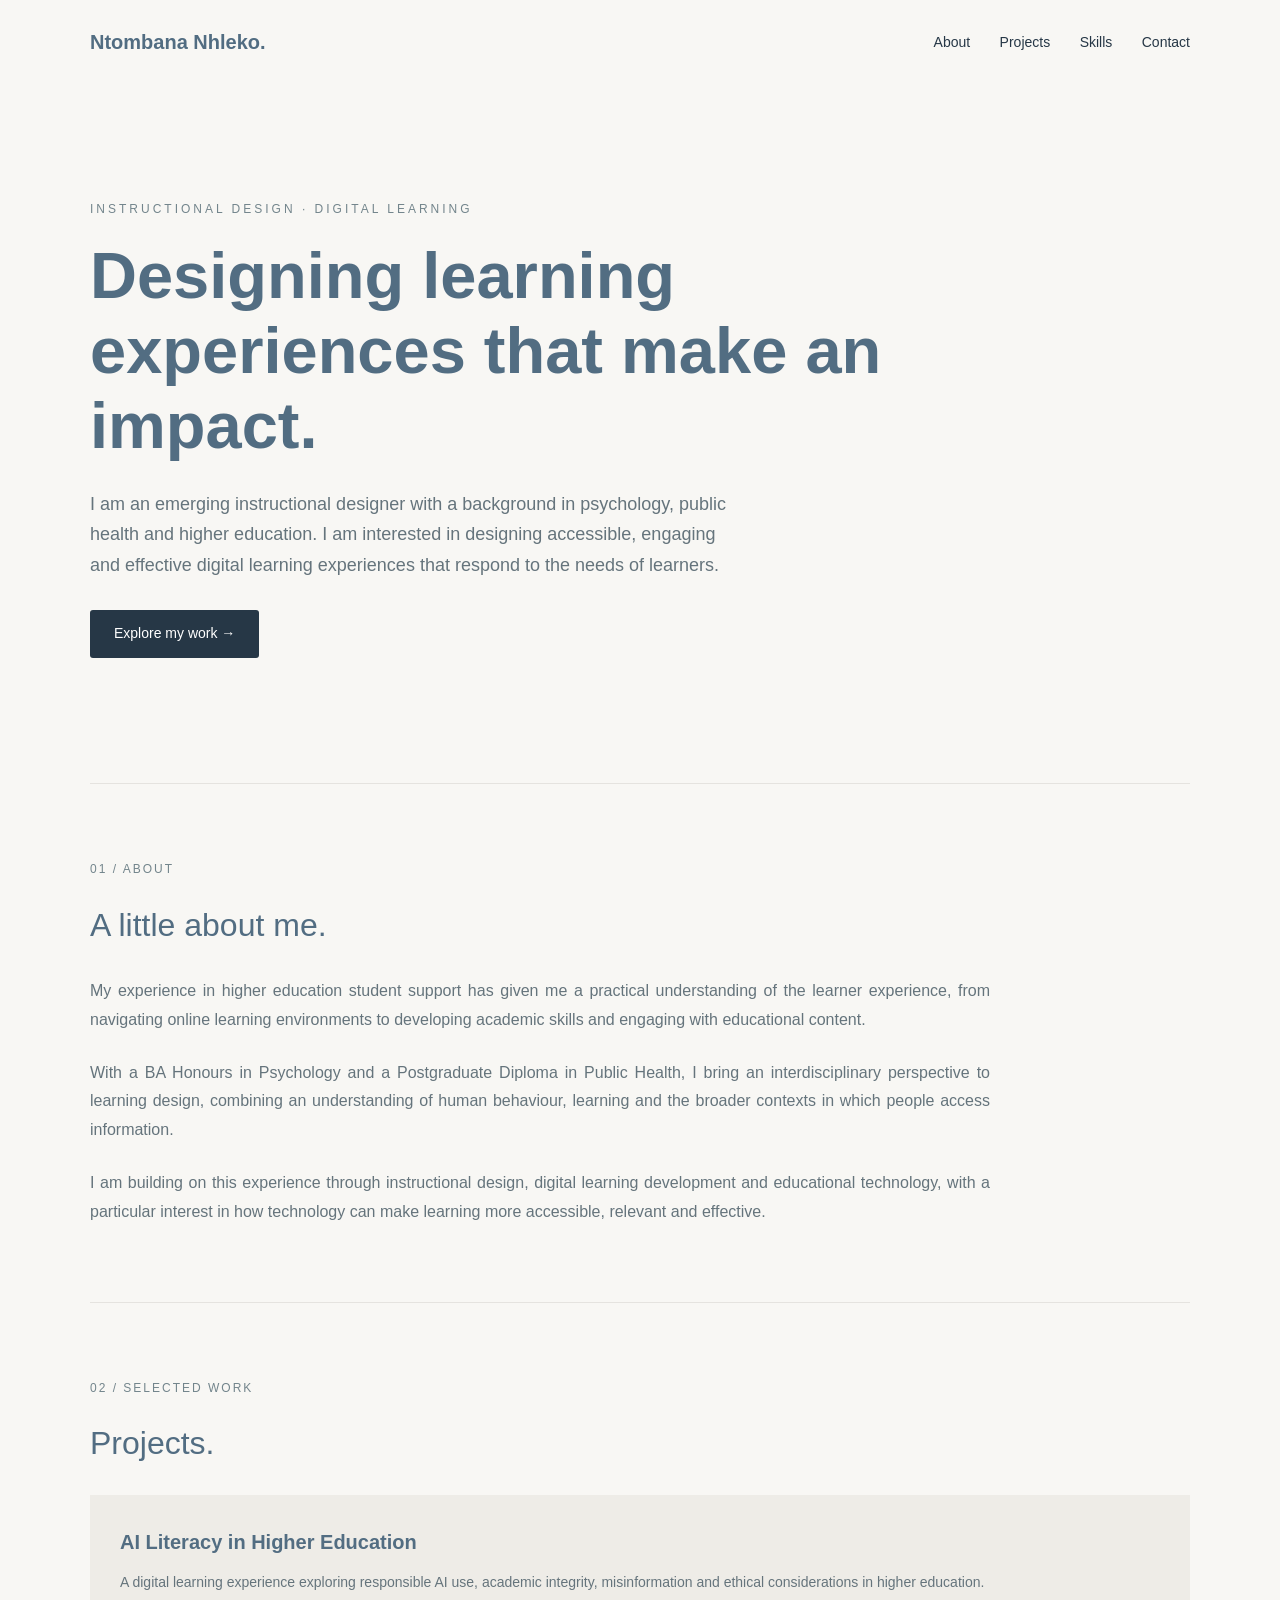
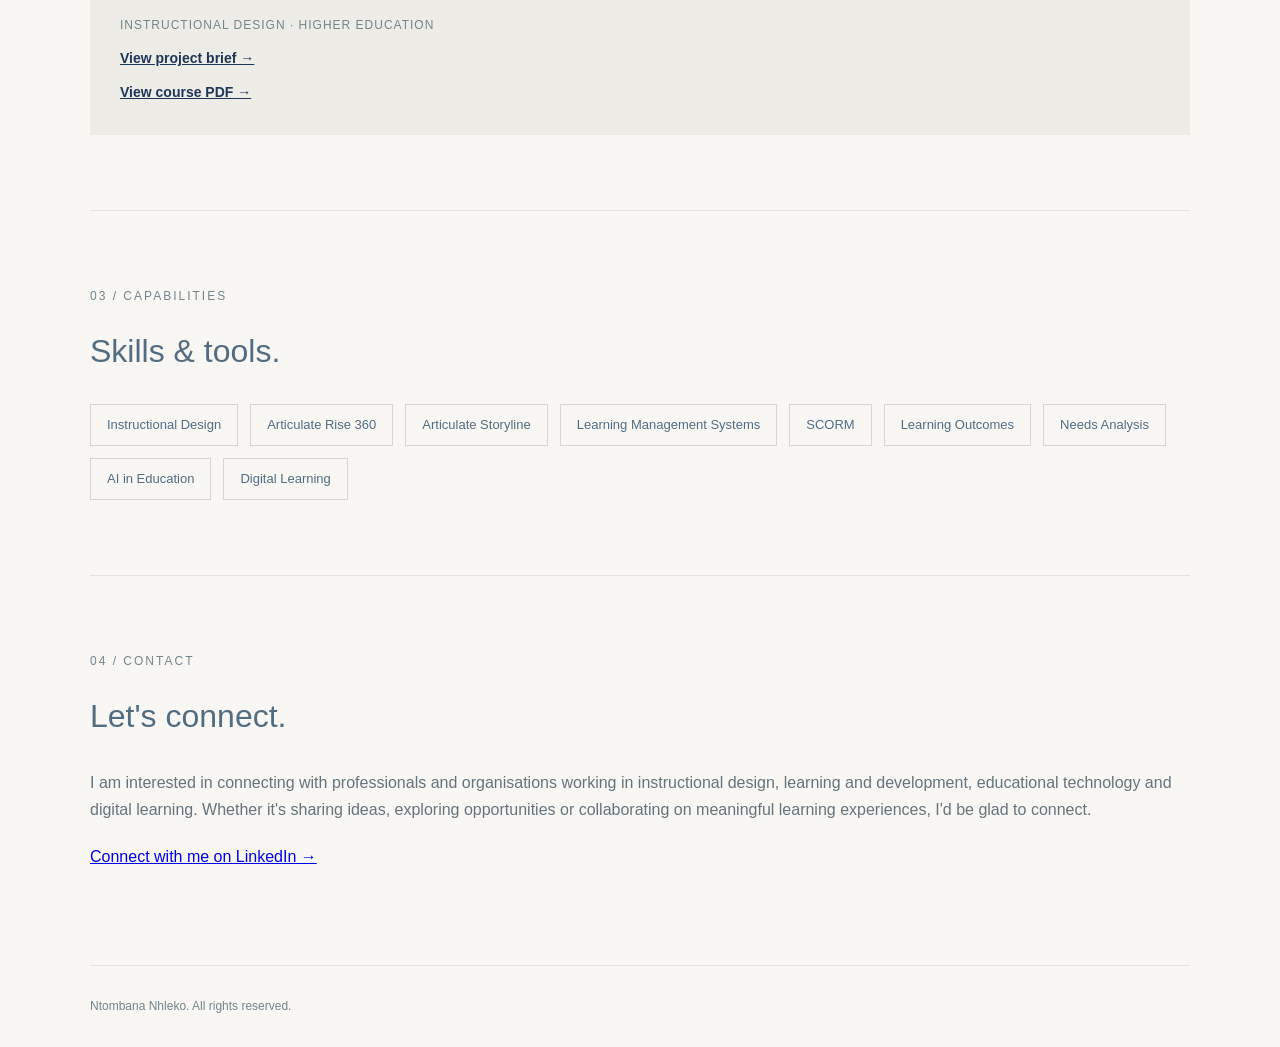
<file: index.html>
<!DOCTYPE html>
<html lang="en">
<head>
    <meta charset="UTF-8">
    <meta name="viewport" content="width=device-width, initial-scale=1.0">
    <title>Ntombana Nhleko \| Instructional Designer</title>
    <meta name="description" content="Instructional design, digital learning and educational technology portfolio.">

    <style>
        * {
            margin: 0;
            padding: 0;
            box-sizing: border-box;
        }

        html {
            scroll-behavior: smooth;
        }

        body {
            font-family: Arial, sans-serif;
            background: #f8f7f4;
            color: #526D82;
            line-height: 1.7;
        }

        .container {
            width: 88%;
            max-width: 1100px;
            margin: auto;
        }

        nav {
            display: flex;
            justify-content: space-between;
            align-items: center;
            padding: 25px 0;
        }

        .logo {
            font-size: 20px;
            font-weight: bold;
        }

        nav a {
            text-decoration: none;
            color: #263746;
            margin-left: 25px;
            font-size: 14px;
        }

        .hero {
            padding: 115px 0 125px;
            max-width: 900px;
        }

        .eyebrow {
            text-transform: uppercase;
            letter-spacing: 3px;
            font-size: 12px;
            color: #73858c;
            margin-bottom: 20px;
        }

        h1 {
            font-size: clamp(38px, 6vw, 65px);
            line-height: 1.15;
            margin-bottom: 25px;
            font-weight: 600;
        }

        .hero p {
            font-size: 18px;
            color: #65747c;
            max-width: 650px;
            margin-bottom: 30px;
        }

        .button {
            display: inline-block;
            background: #263746;
            color: white;
            padding: 12px 24px;
            text-decoration: none;
            font-size: 14px;
            border-radius: 3px;
        }

        section {
            padding: 75px 0;
            border-top: 1px solid #e5e3df;
        }

        .section-label {
            font-size: 12px;
            text-transform: uppercase;
            letter-spacing: 2px;
            color: #73858c;
            margin-bottom: 18px;
        }

        h2 {
            font-size: 32px;
            margin-bottom: 25px;
            font-weight: 500;
        }

        .about-text {
     max-width: 900px;
    color: #65747c;
    text-align: justify;
}

.about-text p {
    line-height: 1.8;
    margin-bottom: 24px;
}

.about-text p:last-child {
    margin-bottom: 0;
}
        .projects {
            display: grid;
            grid-template-columns: repeat(2, 1fr);
            gap: 25px;
        }

        .project {
            background: #eeece7;
            padding: 30px;
            min-height: 220px;
        }

        .project h3 {
            margin-bottom: 12px;
            font-size: 20px;
        }

        .project p {
            color: #65747c;
            font-size: 14px;
            text-align: justify;
        }

        .project span {
            display: inline-block;
            margin-top: 20px;
            font-size: 12px;
            color: #73858c;
            text-transform: uppercase;
            letter-spacing: 1px;
        }

.project a {
    display: inline-block;
    margin-top: 10px;
    color: #1d3557;
    font-weight: 600;
    text-decoration: underline;
}

.project a:hover {
    color: #457b9d;
}
        .skills {
            display: flex;
            flex-wrap: wrap;
            gap: 12px;
        }

        .skill {
            border: 1px solid #d7d6d1;
            padding: 9px 16px;
            font-size: 13px;
        }

        .contact p {
            color: #65747c;
            margin-bottom: 20px;
        }

        footer {
            padding: 30px 0;
            border-top: 1px solid #e5e3df;
            color: #73858c;
            font-size: 12px;
        }

        @media (max-width: 650px) {
            nav {
                align-items: flex-start;
                gap: 15px;
                flex-direction: column;
            }

            nav a {
                margin-left: 0;
                margin-right: 15px;
            }

            .hero {
                padding: 75px 0;
            }

            .projects {
                grid-template-columns: 1fr;
            }
        }
    </style>
</head>

<body>

    <div class="container">

        <nav>
            <div class="logo">Ntombana Nhleko.</div>
            <div>
                <a href="#about">About</a>
                <a href="#work">Projects</a>
                <a href="#skills">Skills</a>
                <a href="#contact">Contact</a>
            </div>
        </nav>

        <header class="hero">
            <div class="eyebrow">Instructional Design · Digital Learning</div>

            <h1>Designing learning experiences that make an impact.</h1>

            <p>
               I am an emerging instructional designer with a background in psychology, public health and higher education. I am interested in designing accessible, engaging and effective digital learning experiences that respond to the needs of learners.
            </p>

            <a href="#work" class="button">Explore my work →</a>
        </header>

        <section id="about">
            <div class="section-label">01 / About</div>

            <h2>A little about me.</h2>

            <div class="about-text">
                <p>
    My experience in higher education student support has given me
    a practical understanding of the learner experience, from
    navigating online learning environments to developing academic
    skills and engaging with educational content.
</p>

<p>
    With a BA Honours in Psychology and a Postgraduate Diploma in
    Public Health, I bring an interdisciplinary perspective to
    learning design, combining an understanding of human behaviour,
    learning and the broader contexts in which people access information.
</p>

<p>
    I am building on this experience through instructional design,
    digital learning development and educational technology, with
    a particular interest in how technology can make learning more
    accessible, relevant and effective.
</p>
            </div>
        </section>

        <section id="work">
            <div class="section-label">02 / Selected work</div>

            <h2>Projects.</h2>

            <div class="project">
    <h3>AI Literacy in Higher Education</h3>
    <p>
        A digital learning experience exploring responsible AI use,
        academic integrity, misinformation and ethical considerations
        in higher education.
    </p>
    <span>Instructional Design · Higher Education</span>
    <p>
        <a href="courses/ai-literacy/ AI-Literacy-Course-Brief.pdf" target="_blank" rel="noopener noreferrer">View project brief →</a><br>
        <a href="courses/ai-literacy/AI-Literacy-Course.pdf" target="_blank" rel="noopener noreferrer">View course PDF →</a>
    </p>
</div>

        </section>

        <section id="skills">
            <div class="section-label">03 / Capabilities</div>

            <h2>Skills & tools.</h2>

            <div class="skills">
                <span class="skill">Instructional Design</span>
                <span class="skill">Articulate Rise 360</span>
                <span class="skill">Articulate Storyline</span>
                <span class="skill">Learning Management Systems</span>
                <span class="skill">SCORM</span>
                <span class="skill">Learning Outcomes</span>
                <span class="skill">Needs Analysis</span>
                <span class="skill">AI in Education</span>
                <span class="skill">Digital Learning</span>
            </div>
        </section>

        <section id="contact" class="contact">
            <div class="section-label">04 / Contact</div>

            <h2>Let's connect.</h2>

            <p>
                I am interested in connecting with professionals and organisations
working in instructional design, learning and development,
educational technology and digital learning.

Whether it's sharing ideas, exploring opportunities or
collaborating on meaningful learning experiences, I'd be glad to connect.
            </p>
            
            <p>
    <a href="https://www.linkedin.com/in/ntombana-nqobile-n-19a044164/" target="_blank" rel="noopener noreferrer">
        Connect with me on LinkedIn →
    </a>
</p>

        </section>

        <footer>
            Ntombana Nhleko. All rights reserved.
        </footer>

    </div>

</body>
</html>
</file>
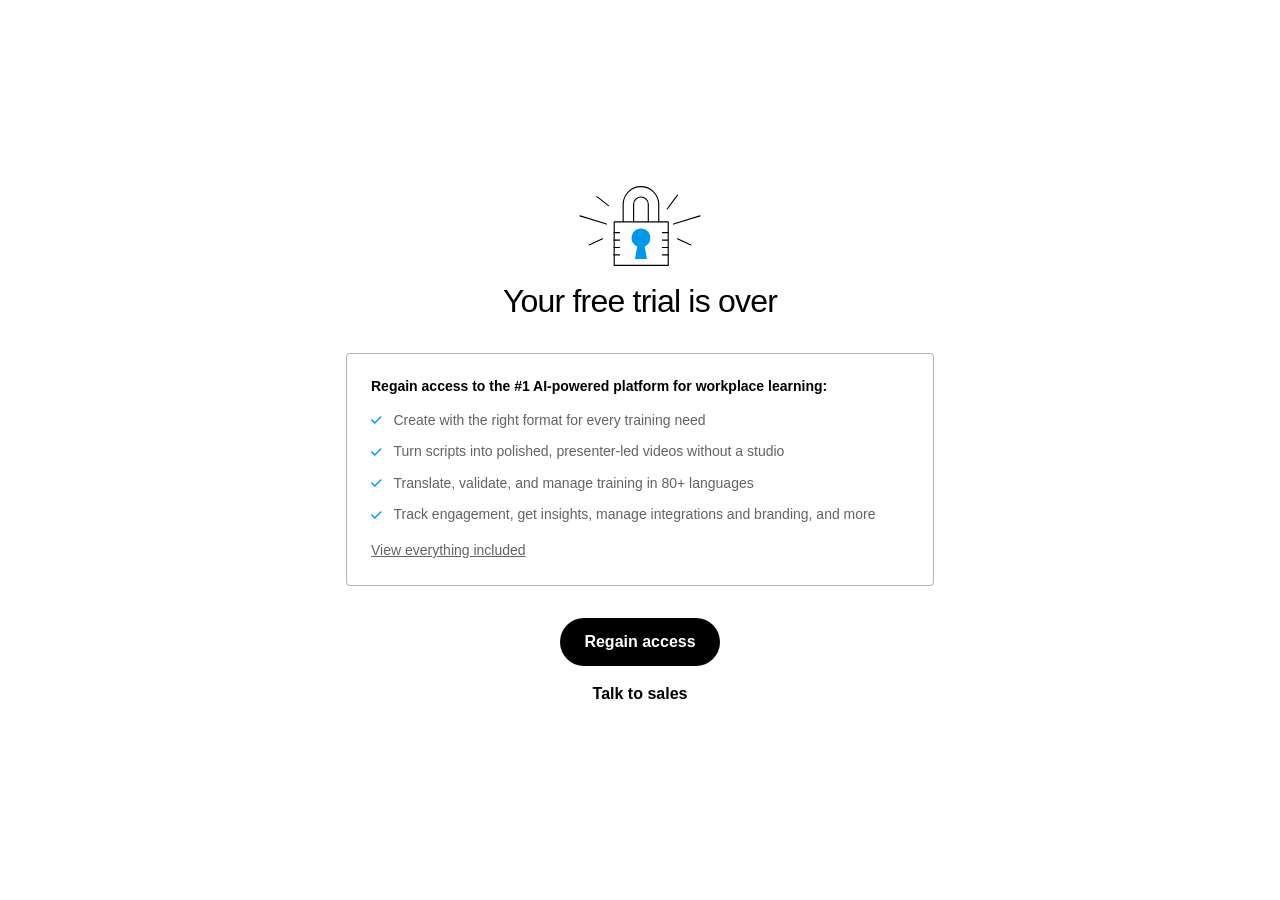
<file: courses/ai-literacy/index.html>
<!doctype html>
<!-- 
course package version: fGHEZSh0
rise_frontend sha: 62c05c78b03c30094da336527452a11c3748464c
ai_scenario sha: 00261b1a46926f65a209792b19e62e4197197a90
learn_distribution_frontend sha: ca8b0062932941331913c1d7543e0efce62713ae
mondrian sha: b13fd9ac5ae1489b914604aa44bd1c433e38420b
sandbox sha: 42753f3391b109fa3788c525c22880445ab48325
 -->
<html lang="en">
  <head>
    <meta charset="utf-8">
    <meta name="viewport" content="width=device-width,initial-scale=1">
    <title>AI Literacy: Using AI Ethically in Higher Education</title>
    
    <script type="application/json" id="__CONFIG__">
      {"remoteManifest":{"ai_scenario":{".js":["ai-scenario/entry.js"]},"learn_distribution_frontend":{".js":["learn_dist/entry.js"]},"mondrian":{".js":["mondrian/entry.js"]}},"assetTargetPrefixes":{"media":"assets","font":"lib/fonts"},"loadOnlyInLms":false,"surface":"web-export"}
    </script>
    
    <script src="lib/dist/7137cfb8.js"></script>
  </head>
  <body>
    <div id="app"></div>
    
      <script src="lib/rise/84e4c2b6.js"></script>
    
  </body>
</html>
</file>
